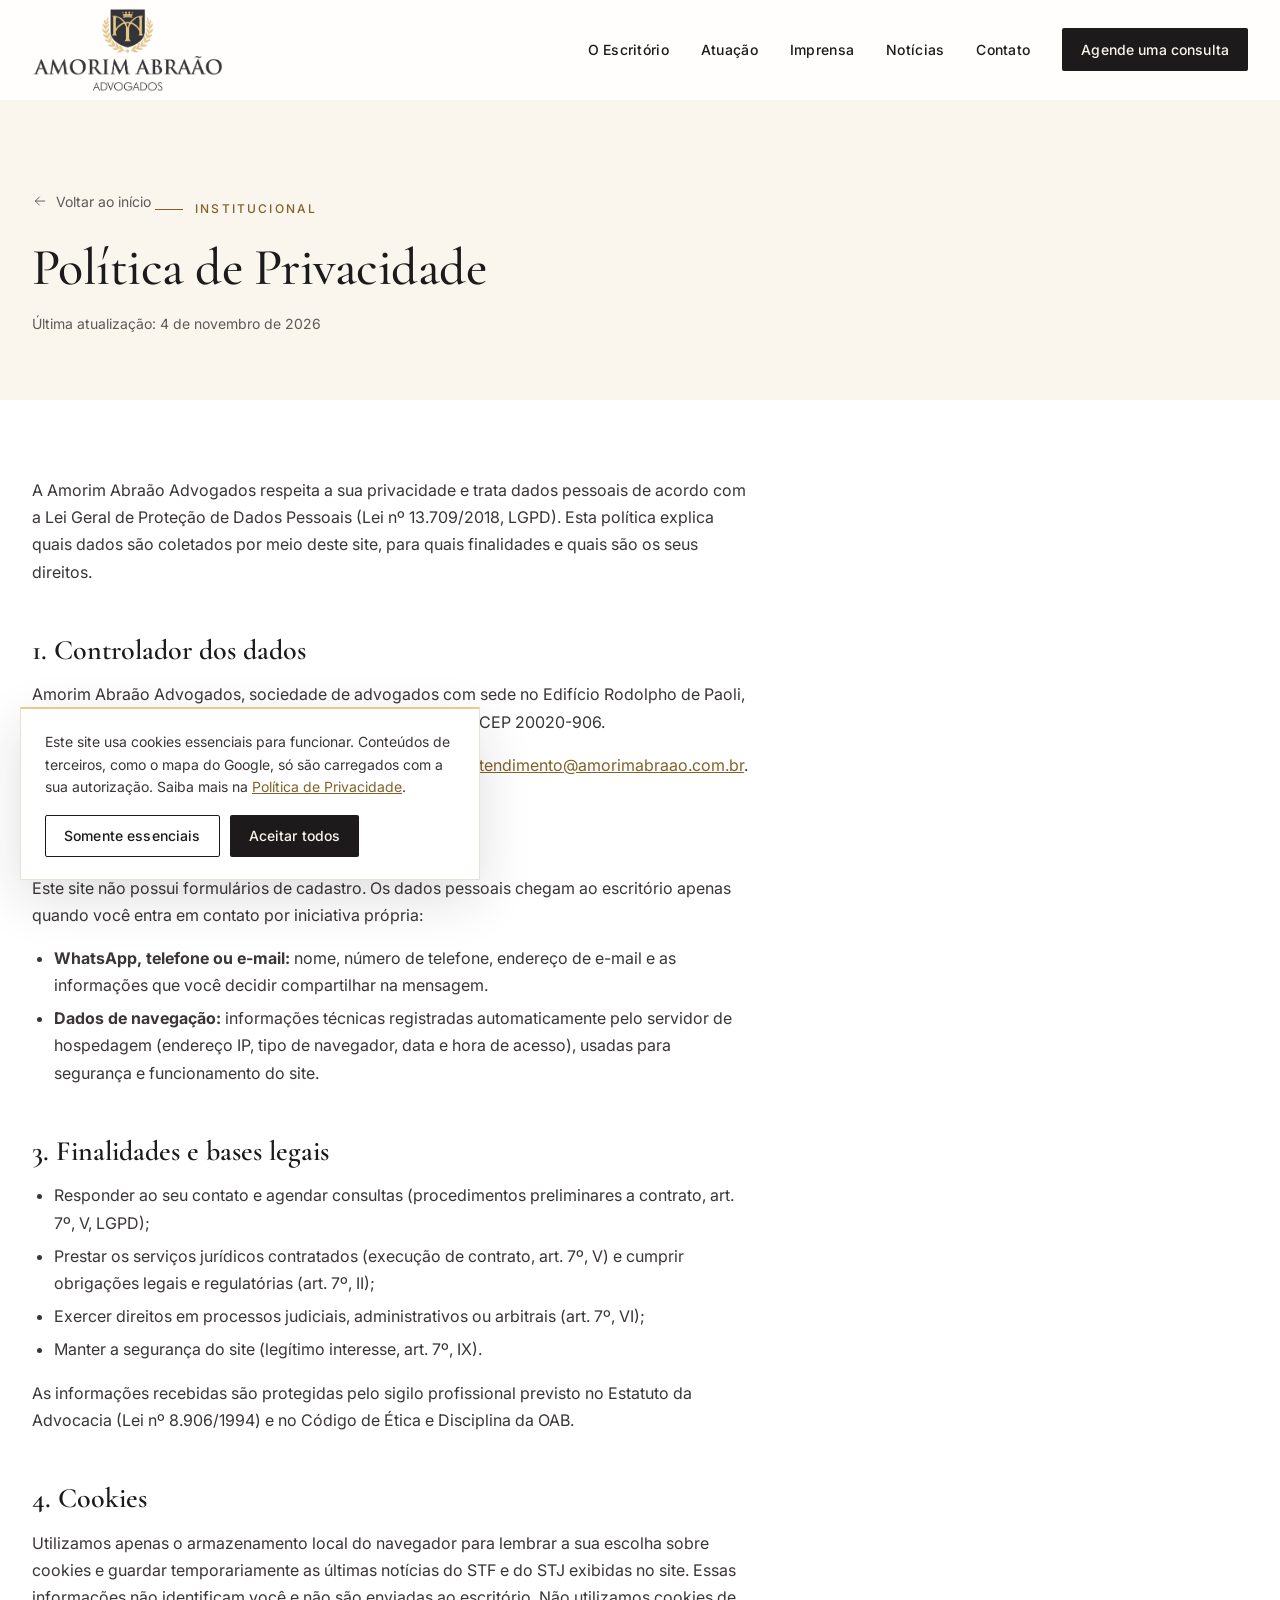
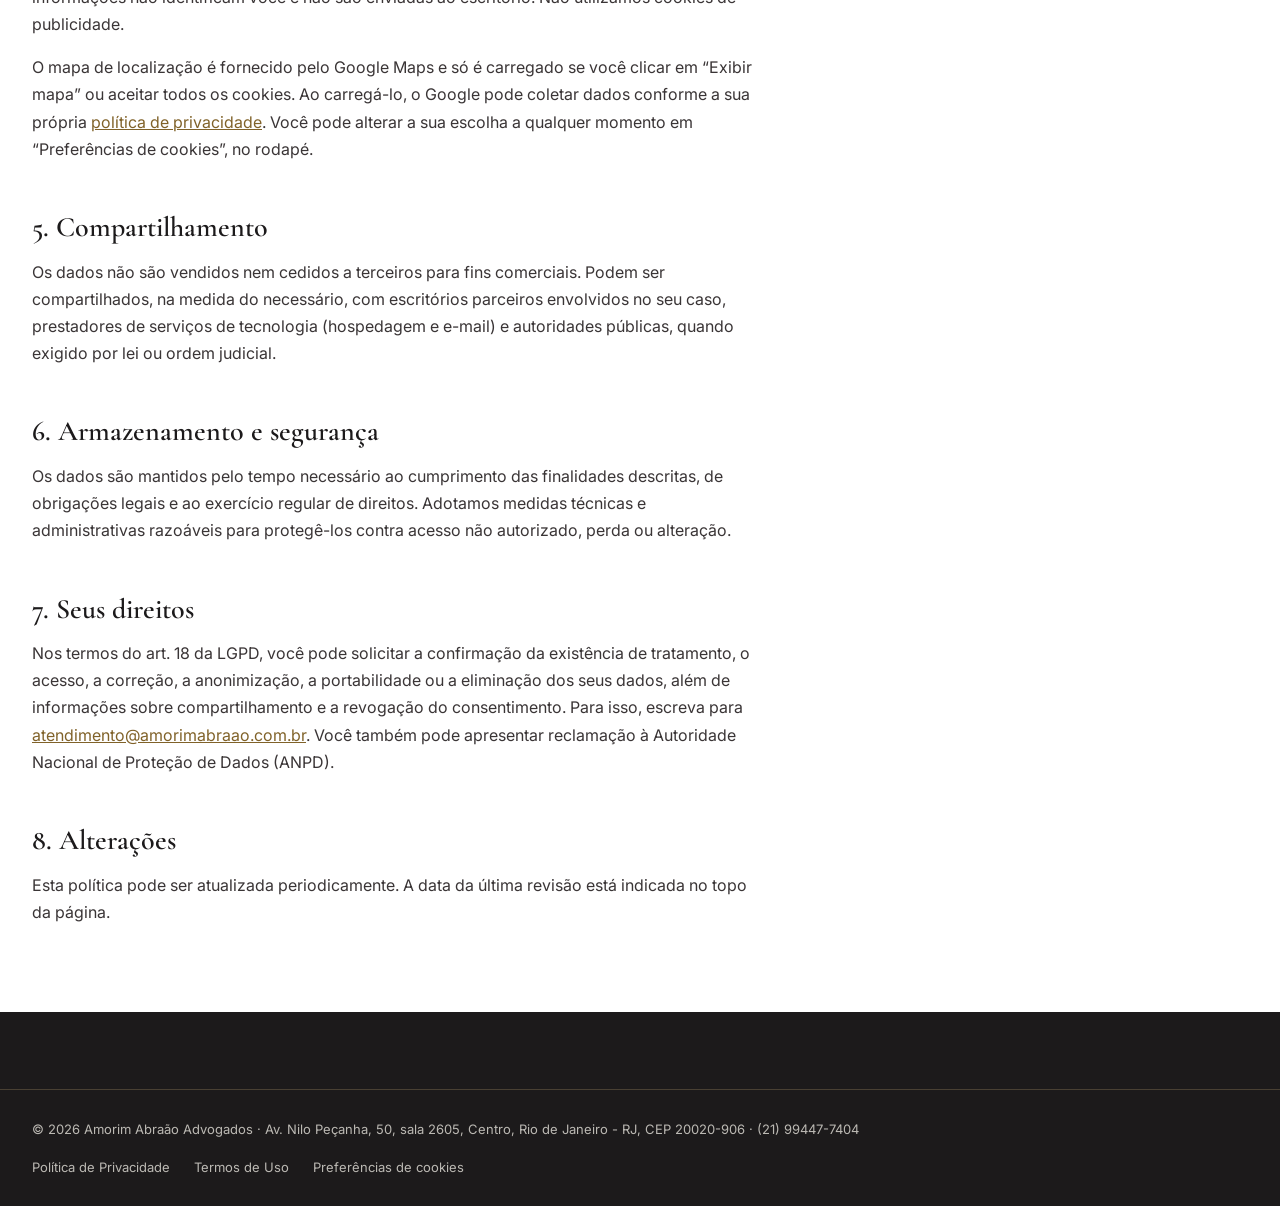
<file: politica-de-privacidade.html>
<!doctype html>
<html lang="pt-BR">
<head>
  <meta charset="utf-8">
  <meta name="viewport" content="width=device-width, initial-scale=1">
  <title>Política de Privacidade | Amorim Abraão Advogados</title>
  <meta name="description" content="Como a Amorim Abraão Advogados trata dados pessoais coletados por meio do site, em conformidade com a LGPD.">
  <meta name="theme-color" content="#1C1A1B">
  <link rel="canonical" href="https://www.amorimabraao.com.br/politica-de-privacidade.html">
  <meta property="og:type" content="website">
  <meta property="og:locale" content="pt_BR">
  <meta property="og:site_name" content="Amorim Abraão Advogados">
  <meta property="og:title" content="Política de Privacidade | Amorim Abraão Advogados">
  <meta property="og:description" content="Como a Amorim Abraão Advogados trata dados pessoais coletados por meio do site, em conformidade com a LGPD.">
  <meta property="og:image" content="https://www.amorimabraao.com.br/assets/img/og-image.jpg?v=2">
  <link rel="icon" href="assets/img/favicon.png" type="image/png">
  <link rel="apple-touch-icon" href="assets/img/apple-touch-icon.png">
  <link rel="preconnect" href="https://fonts.googleapis.com">
  <link rel="preconnect" href="https://fonts.gstatic.com" crossorigin>
  <link href="https://fonts.googleapis.com/css2?family=Cormorant+Garamond:ital,wght@0,500;0,600;1,500&family=Inter:wght@400;500;600&display=swap" rel="stylesheet">
  <link rel="stylesheet" href="assets/css/styles.css?v=23">
  <script>document.documentElement.classList.add('js')</script>
</head>
<body>
  <a class="skip-link" href="#conteudo">Pular para o conteúdo</a>
  <svg width="0" height="0" class="sr-only" aria-hidden="true">
    <symbol id="i-arrow" viewBox="0 0 24 24"><path d="M5 12h14M13 6l6 6-6 6"/></symbol>
    <symbol id="i-menu" viewBox="0 0 24 24"><path d="M4 8h16M4 16h16"/></symbol>
    <symbol id="i-close" viewBox="0 0 24 24"><path d="M6 6l12 12M18 6 6 18"/></symbol>
  </svg>

  <header class="site-header" data-header>
    <div class="container header-inner">
      <a class="brand" href="index.html" aria-label="Amorim Abraão Advogados, página inicial">
        <img src="assets/img/logo.png?v=2" alt="Amorim Abraão Advogados" width="455" height="200" class="brand-logo">
      </a>
      <nav class="nav" aria-label="Navegação principal">
        <ul class="nav-list" id="menu" data-menu>
          <li><a class="nav-link" href="index.html#escritorio">O Escritório</a></li>
          <li><a class="nav-link" href="index.html#atuacao">Atuação</a></li>
          <li><a class="nav-link" href="index.html#imprensa">Imprensa</a></li>
          <li><a class="nav-link" href="index.html#noticias">Notícias</a></li>
          <li><a class="nav-link" href="index.html#contato">Contato</a></li>
          <li class="nav-mobile-extra">
            <a class="btn btn-primary btn-block" href="index.html#contato" data-whatsapp>Agende uma consulta</a>
          </li>
        </ul>
      </nav>
      <div class="header-actions">
        <a class="btn btn-primary btn-sm" href="index.html#contato" data-whatsapp>Agende uma consulta</a>
      </div>
      <button class="menu-toggle" type="button" aria-controls="menu" aria-expanded="false" aria-label="Abrir menu" data-menu-toggle>
        <svg class="icon icon-open"><use href="#i-menu"/></svg>
        <svg class="icon icon-close"><use href="#i-close"/></svg>
      </button>
    </div>
  </header>

  <main id="conteudo">
    <section class="page-hero">
      <div class="container">
        <a class="back-link" href="index.html"><svg class="icon"><use href="#i-arrow"/></svg> Voltar ao início</a>
        <p class="eyebrow">Institucional</p>
        <h1 class="section-title">Política de Privacidade</h1>
        <p class="meta">Última atualização: 4 de novembro de 2026</p>
      </div>
    </section>
    <div class="container">
      <article class="prose">
        <!-- EDITAR: texto-base. Recomenda-se revisão pelo próprio escritório antes da publicação. -->
        <p>A Amorim Abraão Advogados respeita a sua privacidade e trata dados pessoais de acordo com a Lei Geral de Proteção de Dados Pessoais (Lei nº 13.709/2018, LGPD). Esta política explica quais dados são coletados por meio deste site, para quais finalidades e quais são os seus direitos.</p>

        <h2>1. Controlador dos dados</h2>
        <p>Amorim Abraão Advogados, sociedade de advogados com sede no Edifício Rodolpho de Paoli, Av. Nilo Peçanha, 50, sala 2605, Centro, Rio de Janeiro - RJ, CEP 20020-906.</p>
        <p>Contato do encarregado pelo tratamento de dados (DPO): <a href="mailto:atendimento@amorimabraao.com.br">atendimento@amorimabraao.com.br</a>.</p>

        <h2>2. Dados coletados</h2>
        <p>Este site não possui formulários de cadastro. Os dados pessoais chegam ao escritório apenas quando você entra em contato por iniciativa própria:</p>
        <ul>
          <li><strong>WhatsApp, telefone ou e-mail:</strong> nome, número de telefone, endereço de e-mail e as informações que você decidir compartilhar na mensagem.</li>
          <li><strong>Dados de navegação:</strong> informações técnicas registradas automaticamente pelo servidor de hospedagem (endereço IP, tipo de navegador, data e hora de acesso), usadas para segurança e funcionamento do site.</li>
        </ul>

        <h2>3. Finalidades e bases legais</h2>
        <ul>
          <li>Responder ao seu contato e agendar consultas (procedimentos preliminares a contrato, art. 7º, V, LGPD);</li>
          <li>Prestar os serviços jurídicos contratados (execução de contrato, art. 7º, V) e cumprir obrigações legais e regulatórias (art. 7º, II);</li>
          <li>Exercer direitos em processos judiciais, administrativos ou arbitrais (art. 7º, VI);</li>
          <li>Manter a segurança do site (legítimo interesse, art. 7º, IX).</li>
        </ul>
        <p>As informações recebidas são protegidas pelo sigilo profissional previsto no Estatuto da Advocacia (Lei nº 8.906/1994) e no Código de Ética e Disciplina da OAB.</p>

        <h2>4. Cookies</h2>
        <p>Utilizamos apenas o armazenamento local do navegador para lembrar a sua escolha sobre cookies e guardar temporariamente as últimas notícias do STF e do STJ exibidas no site. Essas informações não identificam você e não são enviadas ao escritório. Não utilizamos cookies de publicidade.</p>
        <p>O mapa de localização é fornecido pelo Google Maps e só é carregado se você clicar em “Exibir mapa” ou aceitar todos os cookies. Ao carregá-lo, o Google pode coletar dados conforme a sua própria <a href="https://policies.google.com/privacy?hl=pt-BR" target="_blank" rel="noopener">política de privacidade</a>. Você pode alterar a sua escolha a qualquer momento em “Preferências de cookies”, no rodapé.</p>

        <h2>5. Compartilhamento</h2>
        <p>Os dados não são vendidos nem cedidos a terceiros para fins comerciais. Podem ser compartilhados, na medida do necessário, com escritórios parceiros envolvidos no seu caso, prestadores de serviços de tecnologia (hospedagem e e-mail) e autoridades públicas, quando exigido por lei ou ordem judicial.</p>

        <h2>6. Armazenamento e segurança</h2>
        <p>Os dados são mantidos pelo tempo necessário ao cumprimento das finalidades descritas, de obrigações legais e ao exercício regular de direitos. Adotamos medidas técnicas e administrativas razoáveis para protegê-los contra acesso não autorizado, perda ou alteração.</p>

        <h2>7. Seus direitos</h2>
        <p>Nos termos do art. 18 da LGPD, você pode solicitar a confirmação da existência de tratamento, o acesso, a correção, a anonimização, a portabilidade ou a eliminação dos seus dados, além de informações sobre compartilhamento e a revogação do consentimento. Para isso, escreva para <a href="mailto:atendimento@amorimabraao.com.br">atendimento@amorimabraao.com.br</a>. Você também pode apresentar reclamação à Autoridade Nacional de Proteção de Dados (ANPD).</p>

        <h2>8. Alterações</h2>
        <p>Esta política pode ser atualizada periodicamente. A data da última revisão está indicada no topo da página.</p>
      </article>
    </div>
  </main>

  <footer class="site-footer">
    <div class="container footer-bottom">
      <p>© <span data-year>2026</span> Amorim Abraão Advogados · Av. Nilo Peçanha, 50, sala 2605, Centro, Rio de Janeiro - RJ, CEP 20020-906 · <a href="tel:+5521994477404">(21) 99447-7404</a></p>
      <ul>
        <li><a href="politica-de-privacidade.html">Política de Privacidade</a></li>
        <li><a href="termos-de-uso.html">Termos de Uso</a></li>
        <li><button type="button" data-cookie-settings>Preferências de cookies</button></li>
      </ul>
    </div>
  </footer>

  <div class="cookie" role="region" aria-label="Aviso de cookies" data-cookie hidden>
    <p>Este site usa cookies essenciais para funcionar. Conteúdos de terceiros, como o mapa do Google, só são carregados com a sua autorização. Saiba mais na <a href="politica-de-privacidade.html">Política de Privacidade</a>.</p>
    <div class="cookie-actions">
      <button class="btn btn-ghost btn-sm" type="button" data-cookie-choice="essential">Somente essenciais</button>
      <button class="btn btn-primary btn-sm" type="button" data-cookie-choice="all">Aceitar todos</button>
    </div>
  </div>

  <script src="assets/js/main.js?v=23" defer></script>
</body>
</html>
</file>
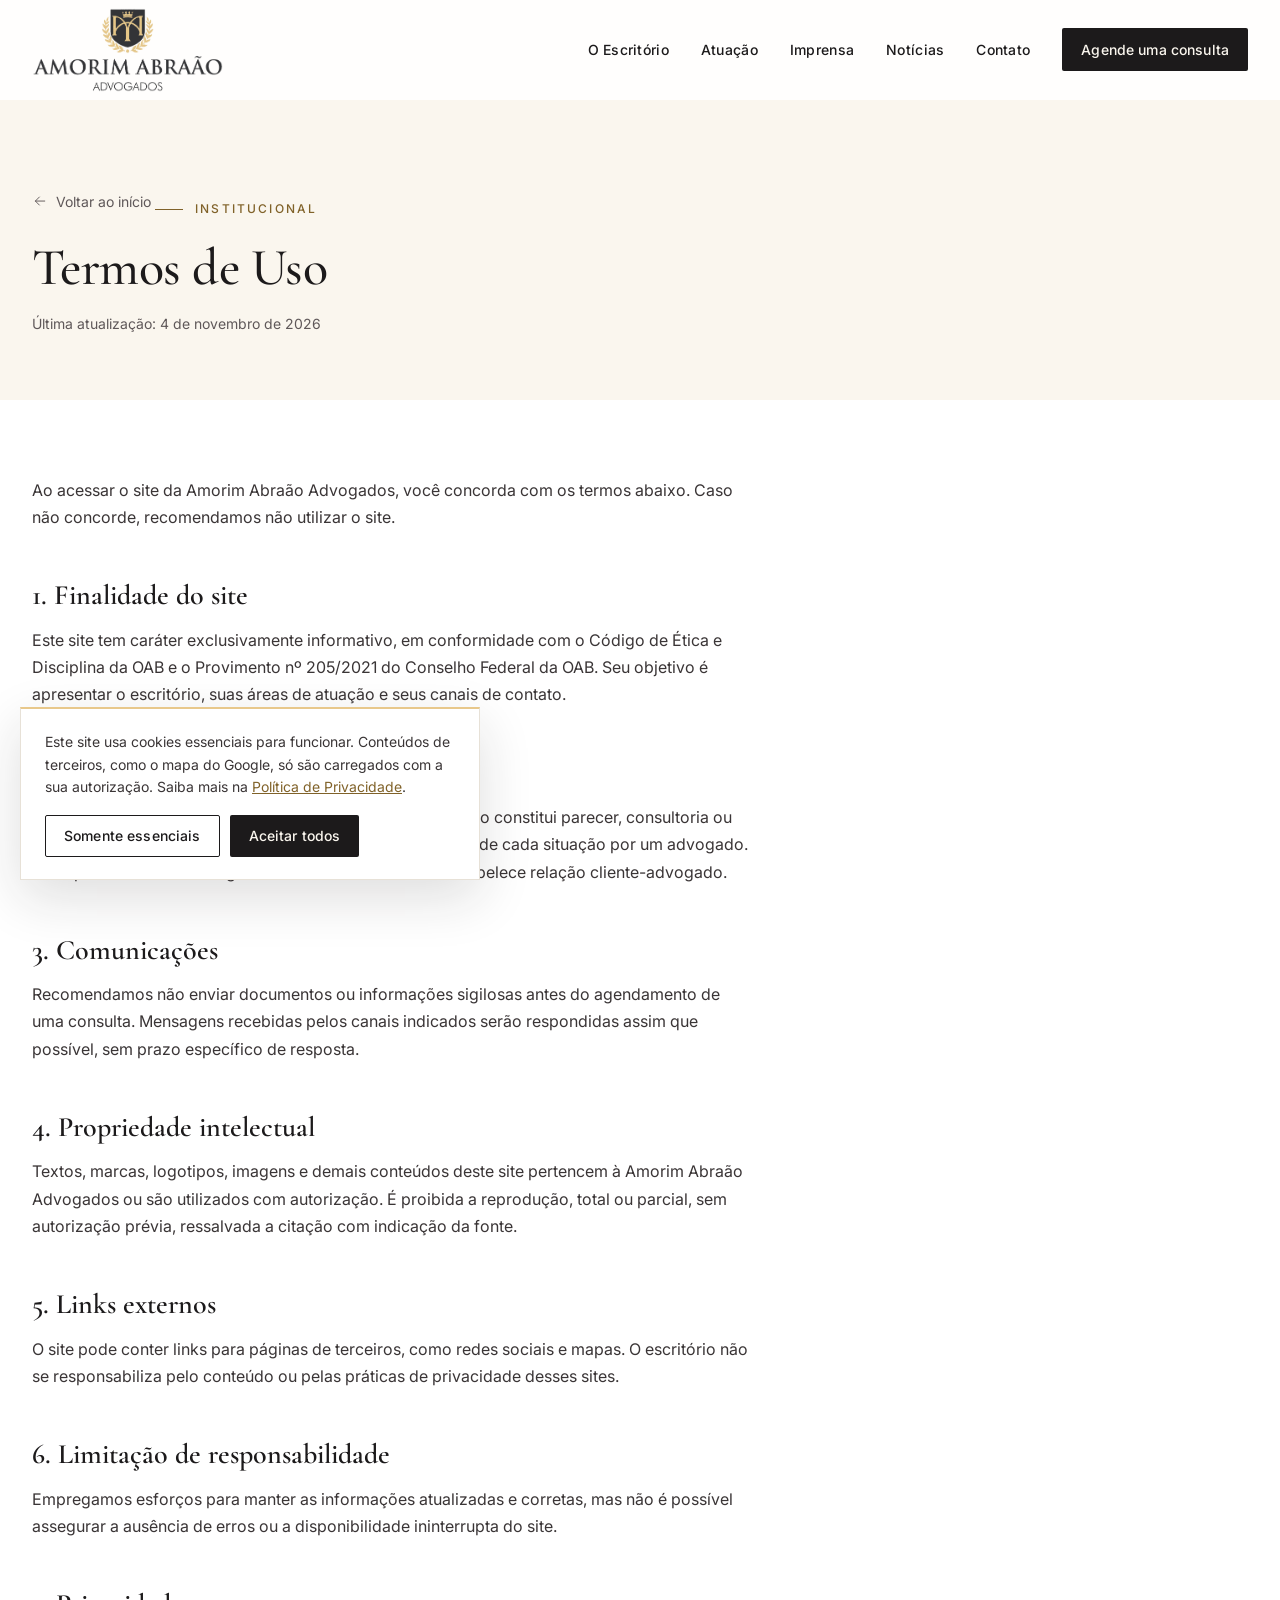
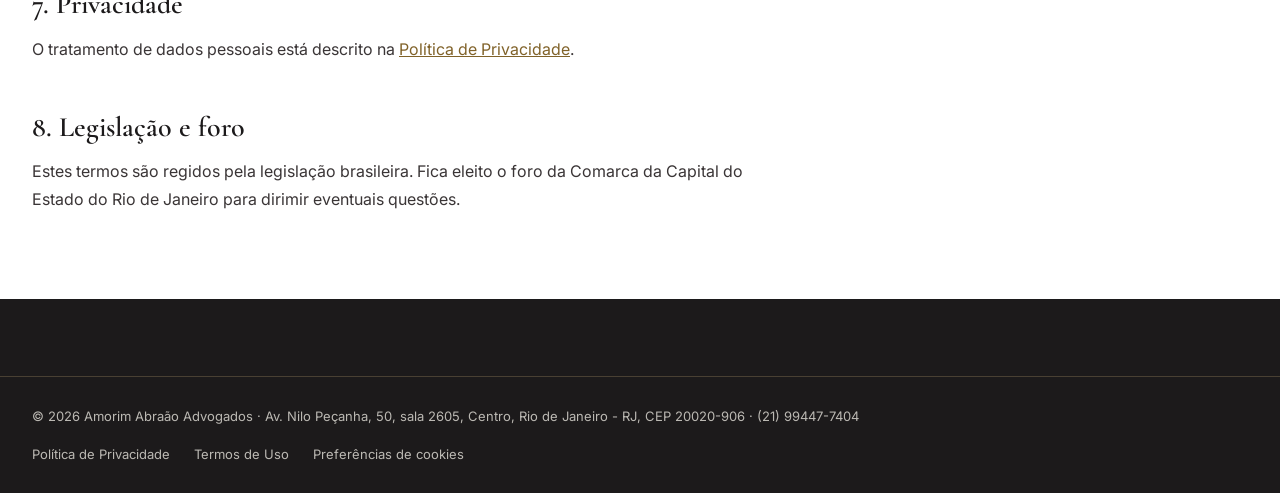
<file: termos-de-uso.html>
<!doctype html>
<html lang="pt-BR">
<head>
  <meta charset="utf-8">
  <meta name="viewport" content="width=device-width, initial-scale=1">
  <title>Termos de Uso | Amorim Abraão Advogados</title>
  <meta name="description" content="Termos e condições de uso do site da Amorim Abraão Advogados.">
  <meta name="theme-color" content="#1C1A1B">
  <link rel="canonical" href="https://www.amorimabraao.com.br/termos-de-uso.html">
  <meta property="og:type" content="website">
  <meta property="og:locale" content="pt_BR">
  <meta property="og:site_name" content="Amorim Abraão Advogados">
  <meta property="og:title" content="Termos de Uso | Amorim Abraão Advogados">
  <meta property="og:description" content="Termos e condições de uso do site da Amorim Abraão Advogados.">
  <meta property="og:image" content="https://www.amorimabraao.com.br/assets/img/og-image.jpg?v=2">
  <link rel="icon" href="assets/img/favicon.png" type="image/png">
  <link rel="apple-touch-icon" href="assets/img/apple-touch-icon.png">
  <link rel="preconnect" href="https://fonts.googleapis.com">
  <link rel="preconnect" href="https://fonts.gstatic.com" crossorigin>
  <link href="https://fonts.googleapis.com/css2?family=Cormorant+Garamond:ital,wght@0,500;0,600;1,500&family=Inter:wght@400;500;600&display=swap" rel="stylesheet">
  <link rel="stylesheet" href="assets/css/styles.css?v=23">
  <script>document.documentElement.classList.add('js')</script>
</head>
<body>
  <a class="skip-link" href="#conteudo">Pular para o conteúdo</a>
  <svg width="0" height="0" class="sr-only" aria-hidden="true">
    <symbol id="i-arrow" viewBox="0 0 24 24"><path d="M5 12h14M13 6l6 6-6 6"/></symbol>
    <symbol id="i-menu" viewBox="0 0 24 24"><path d="M4 8h16M4 16h16"/></symbol>
    <symbol id="i-close" viewBox="0 0 24 24"><path d="M6 6l12 12M18 6 6 18"/></symbol>
  </svg>

  <header class="site-header" data-header>
    <div class="container header-inner">
      <a class="brand" href="index.html" aria-label="Amorim Abraão Advogados, página inicial">
        <img src="assets/img/logo.png?v=2" alt="Amorim Abraão Advogados" width="455" height="200" class="brand-logo">
      </a>
      <nav class="nav" aria-label="Navegação principal">
        <ul class="nav-list" id="menu" data-menu>
          <li><a class="nav-link" href="index.html#escritorio">O Escritório</a></li>
          <li><a class="nav-link" href="index.html#atuacao">Atuação</a></li>
          <li><a class="nav-link" href="index.html#imprensa">Imprensa</a></li>
          <li><a class="nav-link" href="index.html#noticias">Notícias</a></li>
          <li><a class="nav-link" href="index.html#contato">Contato</a></li>
          <li class="nav-mobile-extra">
            <a class="btn btn-primary btn-block" href="index.html#contato" data-whatsapp>Agende uma consulta</a>
          </li>
        </ul>
      </nav>
      <div class="header-actions">
        <a class="btn btn-primary btn-sm" href="index.html#contato" data-whatsapp>Agende uma consulta</a>
      </div>
      <button class="menu-toggle" type="button" aria-controls="menu" aria-expanded="false" aria-label="Abrir menu" data-menu-toggle>
        <svg class="icon icon-open"><use href="#i-menu"/></svg>
        <svg class="icon icon-close"><use href="#i-close"/></svg>
      </button>
    </div>
  </header>

  <main id="conteudo">
    <section class="page-hero">
      <div class="container">
        <a class="back-link" href="index.html"><svg class="icon"><use href="#i-arrow"/></svg> Voltar ao início</a>
        <p class="eyebrow">Institucional</p>
        <h1 class="section-title">Termos de Uso</h1>
        <p class="meta">Última atualização: 4 de novembro de 2026</p>
      </div>
    </section>
    <div class="container">
      <article class="prose">
        <!-- EDITAR: texto-base. Recomenda-se revisão pelo próprio escritório antes da publicação. -->
        <p>Ao acessar o site da Amorim Abraão Advogados, você concorda com os termos abaixo. Caso não concorde, recomendamos não utilizar o site.</p>

        <h2>1. Finalidade do site</h2>
        <p>Este site tem caráter exclusivamente informativo, em conformidade com o Código de Ética e Disciplina da OAB e o Provimento nº 205/2021 do Conselho Federal da OAB. Seu objetivo é apresentar o escritório, suas áreas de atuação e seus canais de contato.</p>

        <h2>2. Ausência de consultoria jurídica</h2>
        <p>O conteúdo publicado, inclusive as notícias dos tribunais, não constitui parecer, consultoria ou aconselhamento jurídico, e não substitui a análise individual de cada situação por um advogado. O simples envio de mensagens ou o acesso ao site não estabelece relação cliente-advogado.</p>

        <h2>3. Comunicações</h2>
        <p>Recomendamos não enviar documentos ou informações sigilosas antes do agendamento de uma consulta. Mensagens recebidas pelos canais indicados serão respondidas assim que possível, sem prazo específico de resposta.</p>

        <h2>4. Propriedade intelectual</h2>
        <p>Textos, marcas, logotipos, imagens e demais conteúdos deste site pertencem à Amorim Abraão Advogados ou são utilizados com autorização. É proibida a reprodução, total ou parcial, sem autorização prévia, ressalvada a citação com indicação da fonte.</p>

        <h2>5. Links externos</h2>
        <p>O site pode conter links para páginas de terceiros, como redes sociais e mapas. O escritório não se responsabiliza pelo conteúdo ou pelas práticas de privacidade desses sites.</p>

        <h2>6. Limitação de responsabilidade</h2>
        <p>Empregamos esforços para manter as informações atualizadas e corretas, mas não é possível assegurar a ausência de erros ou a disponibilidade ininterrupta do site.</p>

        <h2>7. Privacidade</h2>
        <p>O tratamento de dados pessoais está descrito na <a href="politica-de-privacidade.html">Política de Privacidade</a>.</p>

        <h2>8. Legislação e foro</h2>
        <p>Estes termos são regidos pela legislação brasileira. Fica eleito o foro da Comarca da Capital do Estado do Rio de Janeiro para dirimir eventuais questões.</p>
      </article>
    </div>
  </main>

  <footer class="site-footer">
    <div class="container footer-bottom">
      <p>© <span data-year>2026</span> Amorim Abraão Advogados · Av. Nilo Peçanha, 50, sala 2605, Centro, Rio de Janeiro - RJ, CEP 20020-906 · <a href="tel:+5521994477404">(21) 99447-7404</a></p>
      <ul>
        <li><a href="politica-de-privacidade.html">Política de Privacidade</a></li>
        <li><a href="termos-de-uso.html">Termos de Uso</a></li>
        <li><button type="button" data-cookie-settings>Preferências de cookies</button></li>
      </ul>
    </div>
  </footer>

  <div class="cookie" role="region" aria-label="Aviso de cookies" data-cookie hidden>
    <p>Este site usa cookies essenciais para funcionar. Conteúdos de terceiros, como o mapa do Google, só são carregados com a sua autorização. Saiba mais na <a href="politica-de-privacidade.html">Política de Privacidade</a>.</p>
    <div class="cookie-actions">
      <button class="btn btn-ghost btn-sm" type="button" data-cookie-choice="essential">Somente essenciais</button>
      <button class="btn btn-primary btn-sm" type="button" data-cookie-choice="all">Aceitar todos</button>
    </div>
  </div>

  <script src="assets/js/main.js?v=23" defer></script>
</body>
</html>
</file>
<file: assets/css/styles.css>
/* Amorim Abraão Advogados — estilos
   Paleta extraída do logo: grafite (#231F20) + dourado champanhe (#E8C88B) + creme (#FCF3E1). */

:root {
  --ink: #1c1a1b;
  --ink-2: #2a2627;
  --text: #3a3536;
  --muted: #5f5859;
  --line: #e7e1d7;
  --line-dark: rgba(232, 200, 139, .22);
  --paper: #ffffff;
  --cream: #faf6ee;
  --cream-2: #f4ecdd;
  --gold: #e8c88b;        /* decorativo e texto sobre fundo escuro */
  --gold-deep: #806229;   /* texto dourado sobre fundo claro (contraste AA) */
  --wa: #1f7a4d;

  --serif: "Cormorant Garamond", "Times New Roman", serif;
  --sans: "Inter", system-ui, -apple-system, "Segoe UI", Roboto, sans-serif;

  --container: 1320px;
  --gutter: clamp(16px, 4vw, 32px);
  --section: clamp(48px, 5.5vw, 84px);
  --header-h: 100px;
  --radius: 2px;
  --ease: cubic-bezier(.22, .61, .36, 1);
}

*, *::before, *::after { box-sizing: border-box; }
html { scroll-behavior: smooth; scroll-padding-top: calc(var(--header-h) + 8px); -webkit-text-size-adjust: 100%; }
body {
  margin: 0;
  font-family: var(--sans);
  font-size: 1rem;
  line-height: 1.7;
  color: var(--text);
  background: var(--paper);
  -webkit-font-smoothing: antialiased;
  overflow-x: hidden;
}
img { max-width: 100%; height: auto; display: block; }
a { color: inherit; }
button { font: inherit; color: inherit; background: none; border: 0; padding: 0; cursor: pointer; }
ul, ol { list-style: none; margin: 0; padding: 0; }
h1, h2, h3, p, figure, dl, dd { margin: 0; }
address { font-style: normal; }
:focus-visible { outline: 2px solid var(--gold-deep); outline-offset: 3px; }

.sr-only { position: absolute; width: 1px; height: 1px; overflow: hidden; clip: rect(0 0 0 0); white-space: nowrap; }
.skip-link { position: absolute; left: 16px; top: -60px; z-index: 100; padding: 10px 16px; background: var(--ink); color: var(--cream); text-decoration: none; }
.skip-link:focus { top: 12px; }

.icon { width: 1.15em; height: 1.15em; flex: none; fill: none; stroke: currentColor; stroke-width: 1.4; stroke-linecap: round; stroke-linejoin: round; }
.container { width: 100%; max-width: calc(var(--container) + var(--gutter) * 2); margin: 0 auto; padding: 0 var(--gutter); }

/* ---------- Tipografia ---------- */
.eyebrow {
  display: inline-flex; align-items: center; gap: 12px;
  font-size: .75rem; font-weight: 500; letter-spacing: .18em; text-transform: uppercase;
  color: var(--gold-deep); margin-bottom: 20px;
}
.eyebrow::before { content: ""; width: 28px; height: 1px; background: currentColor; }
.section-title {
  font-family: var(--serif); font-weight: 500; color: var(--ink);
  font-size: clamp(2rem, 1.2rem + 2.6vw, 3.25rem); line-height: 1.1; letter-spacing: -.01em;
  max-width: 18ch; text-wrap: balance;
}
.section-lead { color: var(--muted); max-width: 46ch; font-size: 1.0625rem; }
.card-title { font-family: var(--serif); font-weight: 600; color: var(--ink); font-size: 1.5rem; line-height: 1.2; }
.lead { font-family: var(--serif); font-size: clamp(1.35rem, 1.1rem + .8vw, 1.7rem); line-height: 1.4; color: var(--ink); }
em { font-style: italic; }

/* ---------- Botões ---------- */
.btn {
  display: inline-flex; align-items: center; justify-content: center; gap: 10px;
  min-height: 48px; padding: 12px 24px; border: 1px solid transparent; border-radius: var(--radius);
  font-size: .9375rem; font-weight: 500; letter-spacing: .01em; text-decoration: none; white-space: nowrap;
  transition: background-color .25s var(--ease), color .25s var(--ease), border-color .25s var(--ease);
}
.btn-sm { min-height: 42px; padding: 9px 18px; font-size: .875rem; }
.btn-lg { min-height: 54px; padding: 14px 28px; }
.btn-block { width: 100%; }
.btn-primary { background: var(--ink); color: var(--cream); }
.btn-primary:hover { background: var(--ink-2); color: var(--gold); }
.btn-ghost { border-color: var(--ink); color: var(--ink); }
.btn-ghost:hover { background: var(--ink); color: var(--cream); }
.btn-gold { background: var(--gold); color: var(--ink); }
.btn-gold:hover { background: #f1d7a4; }
.btn-ghost-light { border-color: rgba(250, 246, 238, .45); color: var(--cream); }
.btn-ghost-light:hover { border-color: var(--gold); color: var(--gold); }

/* ---------- Header ---------- */
.site-header {
  position: fixed; inset: 0 0 auto; z-index: 50; height: var(--header-h);
  background: rgba(255, 255, 255, .96); border-bottom: 1px solid transparent;
  transition: height .3s var(--ease), border-color .3s var(--ease), box-shadow .3s var(--ease);
}
@supports (backdrop-filter: blur(8px)) { .site-header { background: rgba(255, 255, 255, .88); backdrop-filter: blur(10px); } }
.site-header.is-scrolled { height: 80px; border-color: var(--line); box-shadow: 0 6px 24px rgba(28, 26, 27, .04); }
.header-inner { height: 100%; display: flex; align-items: center; gap: 32px; }
.brand { flex: none; }
.brand-logo { width: auto; height: 84px; transition: height .3s var(--ease); }
.is-scrolled .brand-logo { height: 64px; }
.nav { margin-left: auto; }
.nav-list { display: flex; gap: 32px; }
.nav-link {
  position: relative; display: inline-block; padding: 6px 0;
  font-size: .875rem; font-weight: 500; color: var(--ink); text-decoration: none; letter-spacing: .02em;
}
.nav-link::after { content: ""; position: absolute; left: 0; right: 0; bottom: 0; height: 1px; background: var(--gold-deep); transform: scaleX(0); transform-origin: left; transition: transform .3s var(--ease); }
.nav-link:hover::after, .nav-link.is-active::after { transform: scaleX(1); }
.header-actions { display: flex; align-items: center; gap: 24px; }
.nav-mobile-extra, .menu-toggle { display: none; }

/* ---------- Hero ---------- */
.hero { position: relative; padding: calc(var(--header-h) + clamp(40px, 5.5vw, 88px)) 0 clamp(40px, 5vw, 64px); background: var(--cream); overflow: hidden; }
.hero-lines {
  position: absolute; right: -6vw; top: 14%; width: min(46vw, 620px); aspect-ratio: 3 / 4;
  border: 1px solid var(--line-dark); border-bottom: 0; border-radius: 50% 50% 0 0 / 38% 38% 0 0;
  pointer-events: none;
}
.hero-lines::after { content: ""; position: absolute; inset: 28px 28px 0; border: 1px solid var(--line-dark); border-bottom: 0; border-radius: inherit; }
.hero-grid { position: relative; display: grid; grid-template-columns: minmax(0, 1.5fr) minmax(0, 1fr); gap: clamp(40px, 6vw, 96px); align-items: end; }
.hero-title {
  font-family: var(--serif); font-weight: 500; color: var(--ink);
  font-size: clamp(2.9rem, 1.4rem + 5.6vw, 6rem); line-height: .98; letter-spacing: -.015em;
}
.hero-title em { display: block; color: var(--gold-deep); font-weight: 500; }
.hero-lead { margin-top: 28px; max-width: 40ch; font-size: clamp(1.05rem, 1rem + .3vw, 1.2rem); color: var(--text); }
.hero-actions { margin-top: 40px; display: flex; flex-wrap: wrap; gap: 14px; }
.hero-panel { border-top: 1px solid var(--ink); padding-top: 8px; }
.hero-facts > div { padding: 20px 0; border-bottom: 1px solid var(--line); }
.hero-facts dt { font-size: .75rem; letter-spacing: .16em; text-transform: uppercase; color: var(--gold-deep); font-weight: 500; }
.hero-facts dd { margin-top: 4px; font-family: var(--serif); font-size: 1.3rem; line-height: 1.35; color: var(--ink); }
.hero-areas {
  position: relative; margin-top: clamp(40px, 5vw, 72px); padding-top: 22px; border-top: 1px solid var(--line);
  display: flex; flex-wrap: wrap; gap: 8px 0;
}
.hero-areas li + li::before { content: "·"; margin: 0 14px; color: var(--gold-deep); }
.hero-areas a { font-size: .875rem; color: var(--muted); text-decoration: none; }
.hero-areas a:hover { color: var(--ink); }

/* ---------- Seções ---------- */
.section { padding: var(--section) 0; }
.section-head .section-title { max-width: 22ch; }
.section-head { display: flex; justify-content: space-between; align-items: flex-end; gap: 24px 64px; flex-wrap: wrap; margin-bottom: clamp(36px, 4.5vw, 60px); }

/* O Escritório */
.office-head { margin-bottom: clamp(36px, 4.5vw, 60px); }
/* título em uma linha no desktop; em telas menores quebra de forma equilibrada */
.office-title { max-width: none; }
/* foto e texto lado a lado, centralizados na mesma altura */
.office-grid { display: grid; grid-template-columns: minmax(0, 1fr) minmax(0, 1.1fr); gap: clamp(40px, 6vw, 96px); align-items: center; }
.office-photo { margin: 0; }
.office-photo img { width: 100%; border-radius: var(--radius); }
.office-photo figcaption { margin-top: 12px; font-size: .75rem; color: var(--muted); letter-spacing: .02em; }
.office-copy { display: grid; gap: 22px; }
.office-copy > p:not(.lead) { color: var(--text); max-width: 60ch; }

/* Áreas */
.areas { background: var(--cream); }
.areas-grid { display: grid; grid-template-columns: repeat(4, 1fr); border-top: 1px solid var(--line); border-left: 1px solid var(--line); }
.area-card {
  position: relative; display: flex; flex-direction: column; gap: 14px;
  padding: clamp(28px, 3vw, 40px); background: var(--cream);
  border-right: 1px solid var(--line); border-bottom: 1px solid var(--line);
  transition: background-color .35s var(--ease);
}
.area-card:hover { background: var(--paper); }
.area-num { position: absolute; top: clamp(28px, 3vw, 40px); right: clamp(28px, 3vw, 40px); font-family: var(--serif); font-size: 1rem; color: var(--gold-deep); }
.area-icon { width: 32px; height: 32px; color: var(--gold-deep); stroke-width: 1.1; margin-bottom: 18px; }
.area-card p { color: var(--muted); font-size: .9375rem; flex: 1; }
.more { margin-top: 6px; align-self: flex-start; display: inline-flex; align-items: center; gap: 8px; min-height: 44px; padding: 6px 0; font-size: .875rem; font-weight: 500; color: var(--ink); border-bottom: 1px solid var(--gold); }
.more .icon { width: 14px; height: 14px; transition: transform .3s var(--ease); }
.more:hover .icon { transform: rotate(90deg); }

/* Imprensa */
.press-list { border-top: 1px solid var(--ink); }
.press-list li { border-bottom: 1px solid var(--line); }
.press-item { display: grid; grid-template-columns: 170px 110px minmax(0, 1fr) auto; align-items: baseline; gap: 8px 32px; padding: 24px 0; text-decoration: none; color: var(--ink); }
.press-source { font-size: .75rem; font-weight: 500; letter-spacing: .14em; text-transform: uppercase; color: var(--gold-deep); }
.press-item time { font-size: .8125rem; color: var(--muted); font-variant-numeric: tabular-nums; }
.press-title { font-family: var(--serif); font-size: 1.35rem; line-height: 1.3; transition: color .2s; }
.press-more { display: inline-flex; align-items: center; gap: 6px; font-size: .8125rem; color: var(--muted); white-space: nowrap; }
.press-more .icon { width: 13px; height: 13px; }
.press-item:hover .press-title { color: var(--gold-deep); }
.press-item:hover .press-more { color: var(--ink); }

/* Compromissos */
.values { background: var(--ink); color: rgba(250, 246, 238, .78); }
.values .eyebrow { color: var(--gold); }
.values .section-title, .values .card-title { color: var(--cream); }
.values-head { margin-bottom: clamp(36px, 4.5vw, 56px); }
.values-head .section-title { max-width: none; }
/* 4 compromissos em uma linha, separados por linhas finas; 2x2 no tablet; 1 coluna no celular */
.values-list { display: grid; grid-template-columns: repeat(4, minmax(0, 1fr)); border-top: 1px solid var(--line-dark); }
.values-list li { padding: 32px clamp(20px, 2.4vw, 36px) 8px; border-left: 1px solid var(--line-dark); }
.values-list li:first-child { padding-left: 0; border-left: 0; }
.value-icon { display: grid; place-items: center; width: 48px; height: 48px; margin-bottom: 22px; border: 1px solid rgba(232, 200, 139, .45); border-radius: 50%; color: var(--gold); }
.value-icon .icon { width: 22px; height: 22px; stroke-width: 1.25; }
.values-list p { margin-top: 10px; font-size: .9375rem; line-height: 1.65; }

/* Notícias dos tribunais */
.courts { display: grid; grid-template-columns: 1fr 1fr; gap: 0 clamp(32px, 5vw, 72px); }
.court-head { display: flex; justify-content: space-between; align-items: baseline; gap: 16px; padding-bottom: 16px; border-bottom: 1px solid var(--ink); }
.court-title { font-family: var(--serif); font-weight: 600; font-size: 1.9rem; line-height: 1; color: var(--ink); }
.court-title span { display: block; margin-top: 8px; font-family: var(--sans); font-size: .75rem; font-weight: 500; letter-spacing: .14em; text-transform: uppercase; color: var(--gold-deep); }
.court-all { display: inline-flex; align-items: center; gap: 6px; min-height: 44px; font-size: .8125rem; color: var(--muted); text-decoration: none; white-space: nowrap; }
.court-all:hover { color: var(--ink); }
.court-all .icon { width: 13px; height: 13px; }
.court-list li { border-bottom: 1px solid var(--line); }
.court-list a { display: grid; grid-template-columns: 96px 1fr; gap: 16px; padding: 16px 0; text-decoration: none; color: var(--ink); transition: color .2s; }
.court-list a:hover span { color: var(--gold-deep); text-decoration: underline; text-underline-offset: 3px; text-decoration-thickness: 1px; }
.court-list time { padding-top: 2px; font-size: .75rem; letter-spacing: .06em; text-transform: uppercase; color: var(--muted); white-space: nowrap; }
.court-list span { font-size: .9375rem; line-height: 1.5; }
.court-skel { height: 76px; background: linear-gradient(90deg, var(--cream) 0%, var(--cream-2) 50%, var(--cream) 100%) 0 0 / 200% 100%; border-bottom: 4px solid var(--paper) !important; animation: skel 1.4s linear infinite; }
@keyframes skel { to { background-position: -200% 0; } }
.court-empty { padding: 20px 0; font-size: .9375rem; color: var(--muted); }
/* o link herdava o grid das linhas de notícia (.court-list a) e quebrava em pedaços */
.court-empty a { display: inline; padding: 0; color: var(--gold-deep); text-decoration: underline; text-underline-offset: 3px; }
.court-source { grid-column: 1 / -1; margin-top: 16px; font-size: .75rem; color: var(--muted); }

/* Faixa CTA */
.cta-band {
  position: relative; overflow: hidden; color: var(--cream); padding: clamp(56px, 7vw, 104px) 0;
  background:
    linear-gradient(90deg, rgba(28, 26, 27, .9) 0%, rgba(28, 26, 27, .8) 28%, rgba(28, 26, 27, .38) 50%, rgba(28, 26, 27, .72) 72%, rgba(28, 26, 27, .84) 100%),
    url("../img/corcovado.webp?v=4") 50% 22% / cover no-repeat,
    var(--ink-2);
}
@supports (filter: grayscale(1)) {
  /* foto em tons neutros para manter a paleta grafite + dourado */
  .cta-band { background: var(--ink-2); }
  /* a foto nunca é ampliada além do tamanho real (1254px): fica centralizada e
     as laterais se fundem no grafite, evitando a perda de nitidez em telas largas */
  .cta-band::before {
    content: ""; position: absolute; top: 0; bottom: 0; left: 50%; width: min(100%, 1254px); transform: translateX(-50%);
    background: url("../img/corcovado.webp?v=4") 50% 22% / cover no-repeat;
    -webkit-mask-image: linear-gradient(90deg, transparent 0, #000 14%, #000 86%, transparent 100%);
            mask-image: linear-gradient(90deg, transparent 0, #000 14%, #000 86%, transparent 100%);
  }
  .cta-band::after { content: ""; position: absolute; inset: 0; background: linear-gradient(90deg, rgba(28, 26, 27, .9) 0%, rgba(28, 26, 27, .78) 28%, rgba(28, 26, 27, .34) 50%, rgba(28, 26, 27, .7) 72%, rgba(28, 26, 27, .84) 100%); }
  @media (max-width: 760px) {
    .cta-band::before { -webkit-mask-image: none; mask-image: none; }
    /* no celular o texto ocupa a faixa inteira: camada uniforme para manter a leitura */
    .cta-band::after { background: rgba(28, 26, 27, .7); }
  }
}
.cta-inner { position: relative; z-index: 1; display: flex; justify-content: space-between; align-items: center; gap: 32px 48px; flex-wrap: wrap; }
.cta-title { font-family: var(--serif); font-weight: 500; font-size: clamp(1.9rem, 1.2rem + 2.2vw, 2.9rem); line-height: 1.15; max-width: 20ch; }
.cta-title em { color: var(--gold); }
.cta-actions { display: flex; flex-wrap: wrap; gap: 14px; }

/* Contato */
.contact-grid { display: grid; grid-template-columns: minmax(0, 1fr) minmax(0, 1.15fr); gap: clamp(40px, 6vw, 96px); align-items: start; }
.contact-list { margin-top: 4px; border-top: 1px solid var(--line); }
.contact-list li { display: flex; gap: 18px; padding: 18px 0; border-bottom: 1px solid var(--line); }
.contact-list .icon { width: 20px; height: 20px; margin-top: 4px; color: var(--gold-deep); }
.contact-list .label { display: block; font-size: .75rem; letter-spacing: .14em; text-transform: uppercase; color: var(--muted); }
.contact-list a, .contact-list address, .contact-list li > div > span:not(.label) { color: var(--ink); font-size: 1rem; text-decoration: none; overflow-wrap: anywhere; }
.contact-list a:hover { color: var(--gold-deep); text-decoration: underline; text-underline-offset: 3px; }
.g-rating { display: inline-flex; align-items: center; gap: 14px; margin-top: 32px; padding: 14px 18px; border: 1px solid var(--line); text-decoration: none; color: var(--ink); transition: border-color .25s; }
.g-rating:hover { border-color: var(--ink); }
.g-score { font-family: var(--serif); font-size: 2rem; font-weight: 600; line-height: 1; }
.g-body { display: grid; gap: 4px; }
.g-stars { display: flex; gap: 2px; color: #b8892e; }
.g-stars .icon { width: 14px; height: 14px; }
.g-text { font-size: .8125rem; color: var(--muted); }
.g-arrow { width: 14px; height: 14px; color: var(--muted); margin-left: 6px; }
.social { display: flex; gap: 10px; margin-top: 24px; }
.social a { display: grid; place-items: center; width: 44px; height: 44px; border: 1px solid var(--line); border-radius: 50%; color: var(--ink); transition: border-color .25s, color .25s, background-color .25s; }
.social a:hover { border-color: var(--ink); background: var(--ink); color: var(--gold); }
.social .icon { width: 18px; height: 18px; }
.map { position: relative; align-self: center; height: clamp(360px, 36vw, 500px); background: var(--cream); border: 1px solid var(--line); }
.map iframe { position: absolute; inset: 0; width: 100%; height: 100%; border: 0; filter: grayscale(1) contrast(1.05); }
.map-placeholder { position: absolute; inset: 0; display: flex; flex-direction: column; align-items: center; justify-content: center; gap: 14px; padding: 32px; text-align: center; }
.map-placeholder > .icon { width: 36px; height: 36px; color: var(--gold-deep); stroke-width: 1.1; }
.map-placeholder p { font-family: var(--serif); font-size: 1.3rem; color: var(--ink); }
.map-ext { display: inline-flex; align-items: center; gap: 6px; font-size: .875rem; color: var(--ink); }
.map-ext .icon { width: 14px; height: 14px; }
.map-placeholder small { font-size: .75rem; color: var(--muted); max-width: 34ch; }
.map.is-loaded .map-placeholder { display: none; }

/* ---------- Footer ---------- */
.site-footer { background: var(--ink); color: rgba(250, 246, 238, .72); padding: clamp(56px, 6vw, 80px) 0 0; font-size: .9375rem; }
.footer-grid { display: grid; grid-template-columns: 1.4fr 1fr 1fr 1.3fr; gap: 48px; padding-bottom: 56px; }
/* brasão centralizado sobre o nome, como no logo */
.footer-brand { display: flex; flex-direction: column; align-items: center; width: fit-content; text-align: center; }
.footer-brand img { width: 64px; height: auto; }
.footer-name { margin-top: 18px; font-family: var(--serif); font-size: 1.6rem; letter-spacing: .06em; text-transform: uppercase; color: var(--cream); line-height: 1.1; }
.footer-name span { display: block; margin-top: 6px; margin-right: -.32em; font-family: var(--sans); font-size: .75rem; letter-spacing: .32em; color: var(--gold); }
.footer-title { font-family: var(--sans); font-size: .75rem; font-weight: 500; letter-spacing: .16em; text-transform: uppercase; color: var(--gold); margin: 0 0 18px; }
.site-footer ul:not(.social) { display: grid; gap: 10px; }
.site-footer a, .site-footer button { color: rgba(250, 246, 238, .72); text-decoration: none; text-align: left; transition: color .2s; }
.site-footer a:hover, .site-footer button:hover { color: var(--gold); }
.footer-contact { overflow-wrap: anywhere; }
.social--footer a { border-color: var(--line-dark); color: var(--cream); }
.social--footer a:hover { background: transparent; border-color: var(--gold); color: var(--gold); }
.footer-bottom { display: flex; justify-content: space-between; flex-wrap: wrap; gap: 16px 32px; padding-top: 28px; padding-bottom: 28px; border-top: 1px solid var(--line-dark); font-size: .8125rem; }
.footer-bottom ul { display: flex !important; flex-wrap: wrap; gap: 8px 24px !important; }

/* ---------- WhatsApp flutuante ---------- */
.wa-float {
  position: fixed; right: 20px; bottom: 20px; z-index: 40; display: grid; place-items: center;
  width: 56px; height: 56px; border-radius: 50%; background: var(--wa); color: #fff;
  box-shadow: 0 10px 28px rgba(28, 26, 27, .22);
  opacity: 0; transform: translateY(12px); pointer-events: none; transition: opacity .35s var(--ease), transform .35s var(--ease);
}
.wa-float.is-visible { opacity: 1; transform: none; pointer-events: auto; }
.wa-float .icon { width: 28px; height: 28px; }
.wa-float:hover { background: #18643f; }

/* ---------- Banner de cookies ---------- */
.cookie {
  position: fixed; left: 20px; bottom: 20px; z-index: 60; max-width: 460px; padding: 22px 24px;
  background: var(--paper); border: 1px solid var(--line); border-top: 2px solid var(--gold);
  box-shadow: 0 18px 50px rgba(28, 26, 27, .14); font-size: .875rem; line-height: 1.6;
}
.cookie[hidden] { display: none; }
.cookie a { color: var(--gold-deep); }
.cookie-actions { display: flex; flex-wrap: wrap; gap: 10px; margin-top: 16px; }

/* ---------- Modal ---------- */
.modal {
  overflow: hidden;
  width: min(640px, calc(100% - 32px)); max-height: calc(100dvh - 48px); padding: 0; border: 0; border-top: 2px solid var(--gold);
  background: var(--paper); color: var(--text); box-shadow: 0 30px 80px rgba(28, 26, 27, .25);
}
.modal::backdrop { background: rgba(28, 26, 27, .55); }
.modal[open] { display: flex; flex-direction: column; animation: modal-in .35s var(--ease); }
@keyframes modal-in { from { opacity: 0; transform: translateY(12px); } }
/* o conteúdo rola por dentro; o botão de fechar fica fixo no canto do diálogo */
.modal-inner { overflow-y: auto; overscroll-behavior: contain; padding: clamp(32px, 5vw, 52px); }
.modal-inner > p:not(.eyebrow) { font-size: .9688rem; line-height: 1.7; }
.modal-inner > p:not(.eyebrow) + p { margin-top: 14px; }
.modal-inner > .btn { margin-top: 32px; }
.modal-close { position: absolute; z-index: 1; top: 12px; right: 12px; background: var(--paper); border-radius: 50%; display: grid; place-items: center; width: 44px; height: 44px; color: var(--ink); }
.modal-close:hover { color: var(--gold-deep); }
.modal-title { font-family: var(--serif); font-weight: 500; font-size: clamp(2rem, 1.5rem + 1.6vw, 2.6rem); line-height: 1.1; color: var(--ink); margin-bottom: 16px; }
.modal-list { margin: 20px 0 24px; border-top: 1px solid var(--line); }
.modal-list li { position: relative; padding: 11px 0 11px 22px; border-bottom: 1px solid var(--line); font-size: .9375rem; color: var(--ink); }
.modal-list li::before { content: ""; position: absolute; left: 0; top: 1.45em; width: 10px; height: 1px; background: var(--gold-deep); }
body.modal-open { overflow: hidden; }

/* ---------- Páginas internas ---------- */
.page-hero { padding: calc(var(--header-h) + clamp(56px, 7vw, 96px)) 0 clamp(40px, 5vw, 64px); background: var(--cream); }
.page-hero .section-title { max-width: 24ch; }
.page-hero .meta { margin-top: 16px; font-size: .875rem; color: var(--muted); }
.prose { max-width: 72ch; padding-top: clamp(48px, 6vw, 80px); padding-bottom: var(--section); }
.prose h2 { font-family: var(--serif); font-weight: 600; font-size: 1.75rem; color: var(--ink); margin: 48px 0 14px; line-height: 1.2; }
.prose h2:first-child { margin-top: 0; }
.prose h3 { font-size: 1rem; color: var(--ink); margin: 28px 0 8px; }
.prose p, .prose ul, .prose ol { margin: 0 0 16px; }
.prose ul { list-style: disc; padding-left: 22px; }
.prose ol { list-style: decimal; padding-left: 22px; }
.prose li { margin-bottom: 6px; }
.prose a { color: var(--gold-deep); }
.back-link { display: inline-flex; align-items: center; gap: 8px; margin-bottom: 24px; font-size: .875rem; color: var(--muted); text-decoration: none; }
.back-link .icon { transform: rotate(180deg); }
.back-link:hover { color: var(--ink); }
.show-edit [data-edit] { outline: 2px dashed #c0392b; outline-offset: 2px; }

/* ---------- Animações de entrada (discretas) ---------- */
.js [data-reveal] { opacity: 0; transform: translateY(14px); transition: opacity .8s var(--ease), transform .8s var(--ease); transition-delay: calc(var(--d, 0) * 80ms); }
.js [data-reveal].is-in { opacity: 1; transform: none; }

@media (prefers-reduced-motion: reduce) {
  html { scroll-behavior: auto; }
  *, *::before, *::after { animation-duration: .01ms !important; transition-duration: .01ms !important; transition-delay: 0s !important; }
  .js [data-reveal] { opacity: 1; transform: none; }
}

/* ---------- Responsivo ---------- */
@media (max-width: 1100px) {
  .nav-list { gap: 22px; }
  .areas-grid { grid-template-columns: 1fr 1fr; }
  .values-list { grid-template-columns: 1fr 1fr; }
  .values-list li { padding: 32px 32px 28px 0; border-left: 0; }
  .values-list li:nth-child(even) { padding: 32px 0 28px 32px; border-left: 1px solid var(--line-dark); }
  .values-list li:nth-child(n+3) { border-top: 1px solid var(--line-dark); }
  /* tablet/notebook pequeno: marca centralizada numa linha própria, 3 colunas iguais abaixo */
  .footer-grid { grid-template-columns: repeat(3, minmax(0, 1fr)); gap: 40px 32px; }
  .footer-brand { grid-column: 1 / -1; justify-self: center; padding-bottom: 32px; border-bottom: 1px solid var(--line-dark); width: 100%; }
}

@media (max-width: 960px) {
  :root { --header-h: 76px; }
  /* backdrop-filter cria um novo bloco de contenção e prenderia o menu fixo dentro do header */
  .site-header { background: var(--paper); backdrop-filter: none; }
  .site-header.is-scrolled { height: var(--header-h); }
  .brand-logo, .is-scrolled .brand-logo { height: 60px; }
  .header-actions { display: none; }
  .menu-toggle { display: grid; place-items: center; width: 44px; height: 44px; margin-left: auto; color: var(--ink); }
  .menu-toggle .icon { width: 26px; height: 26px; }
  .menu-toggle .icon-close, .menu-open .menu-toggle .icon-open { display: none; }
  .menu-open .menu-toggle .icon-close { display: block; }
  .nav { position: fixed; inset: var(--header-h) 0 0; background: var(--paper); padding: 24px var(--gutter) 40px; overflow-y: auto; visibility: hidden; opacity: 0; transition: opacity .3s var(--ease), visibility .3s; }
  .menu-open .nav { visibility: visible; opacity: 1; }
  .menu-open { overflow: hidden; }
  .nav-list { flex-direction: column; gap: 0; }
  .nav-link { display: block; padding: 16px 0; font-family: var(--serif); font-size: 1.6rem; font-weight: 500; border-bottom: 1px solid var(--line); }
  .nav-link::after { display: none; }
  .nav-mobile-extra { display: grid; gap: 20px; margin-top: 32px; justify-items: center; }
  .hero-grid, .office-grid, .contact-grid { grid-template-columns: 1fr; }
  .hero-grid { align-items: start; }
  .hero-lines { width: 80vw; right: -30vw; opacity: .7; }
  .courts { grid-template-columns: 1fr; gap: 48px; }
  .press-item { grid-template-columns: auto 1fr; }
  .press-title, .press-more { grid-column: 1 / -1; }
  .map { height: 360px; }
  /* tablet: navegação e áreas lado a lado; contato em linha inteira (o e-mail não quebra) */
  .footer-grid { grid-template-columns: 1fr 1fr; }
  .footer-grid > div:last-child { grid-column: 1 / -1; }
}

@media (max-width: 640px) {
  .areas-grid, .values-list { grid-template-columns: 1fr; }
  .values-list li, .values-list li:nth-child(even) { padding: 28px 0; border-left: 0; }
  .values-list li + li { border-top: 1px solid var(--line-dark); }
  /* rodapé: marca e contato em largura total; navegação e áreas lado a lado (evita um bloco escuro muito alto) */
  .footer-grid { grid-template-columns: 1fr 1fr; gap: 36px 24px; padding-bottom: 40px; }
  .footer-brand, .footer-grid > div:last-child { grid-column: 1 / -1; }
  .hero-actions .btn, .cta-actions .btn { width: 100%; }
  .cta-actions { width: 100%; }
  .hero-areas li + li::before { margin: 0 10px; }
  .cookie { left: 12px; right: 12px; bottom: 12px; max-width: none; }
  .wa-float { right: 16px; bottom: 16px; }
}
</file>
